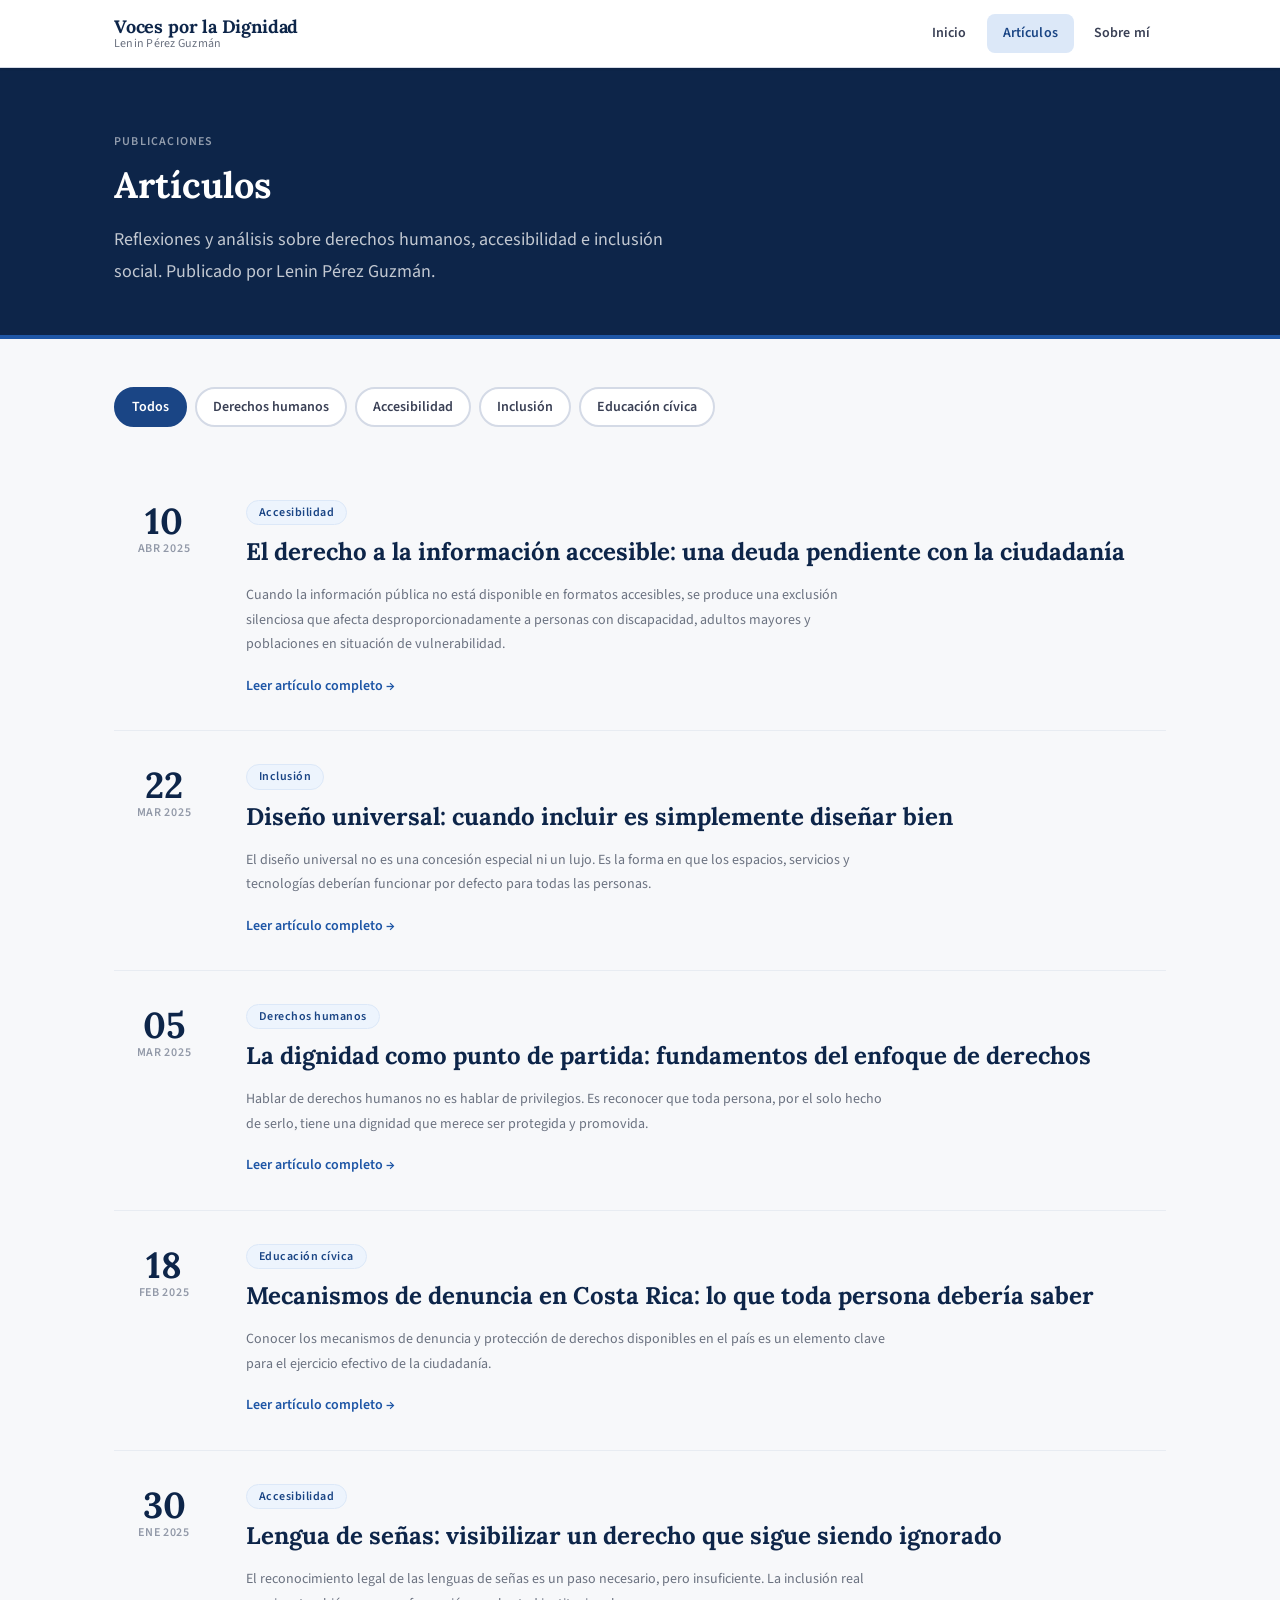
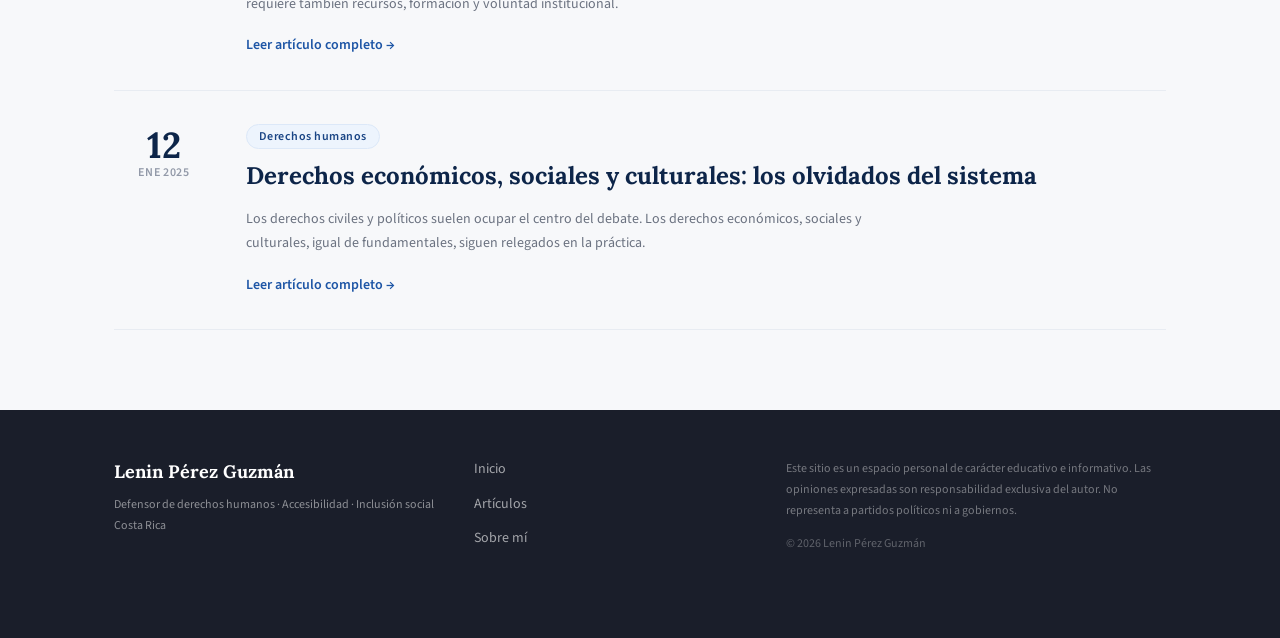
<file: blog.html>
<!DOCTYPE html>
<html lang="es">
<head>
  <meta charset="UTF-8" />
  <meta name="viewport" content="width=device-width, initial-scale=1.0" />
  <meta name="description" content="Artículos de Lenin Pérez Guzmán sobre derechos humanos, accesibilidad e inclusión social desde Costa Rica." />
  <meta name="author" content="Lenin Pérez Guzmán" />
  <meta property="og:title" content="Artículos | Voces por la Dignidad" />
  <meta property="og:description" content="Blog personal de análisis y reflexión en derechos humanos. Artículos de Lenin Pérez Guzmán." />
  <meta property="og:type" content="website" />
  <meta property="og:locale" content="es_CR" />
  <title>Artículos | Voces por la Dignidad</title>
  <link rel="stylesheet" href="css/style.css" />
  <link rel="preconnect" href="https://fonts.googleapis.com" />
  <link rel="preconnect" href="https://fonts.gstatic.com" crossorigin />
  <link href="https://fonts.googleapis.com/css2?family=Lora:ital,wght@0,400;0,600;0,700;1,400&family=Source+Sans+3:wght@300;400;600&display=swap" rel="stylesheet" />
</head>
<body>

  <a href="#main-content" class="skip-link">Saltar al contenido principal</a>

  <header class="site-header" role="banner">
    <nav class="nav-container" aria-label="Navegación principal">
      <a href="index.html" class="site-logo" aria-label="Voces por la Dignidad — Inicio">
        <span class="logo-main">Voces por la Dignidad</span>
        <span class="logo-sub">Lenin Pérez Guzmán</span>
      </a>
      <button class="nav-toggle" aria-expanded="false" aria-controls="main-nav" aria-label="Abrir menú de navegación">
        <span class="hamburger-bar"></span>
        <span class="hamburger-bar"></span>
        <span class="hamburger-bar"></span>
      </button>
      <ul class="nav-links" id="main-nav" role="list">
        <li><a href="index.html">Inicio</a></li>
        <li><a href="blog.html" aria-current="page">Artículos</a></li>
        <li><a href="about.html">Sobre mí</a></li>
      </ul>
    </nav>
  </header>

  <main id="main-content">

    <div class="page-header">
      <div class="container">
        <p class="page-eyebrow">Publicaciones</p>
        <h1>Artículos</h1>
        <p class="page-description">Reflexiones y análisis sobre derechos humanos, accesibilidad e inclusión social. Publicado por Lenin Pérez Guzmán.</p>
      </div>
    </div>

    <section class="blog-section" aria-label="Lista de artículos">
      <div class="container">

        <div class="blog-filters" role="group" aria-label="Filtrar por categoría">
          <button class="filter-btn filter-btn--active" data-filter="all" aria-pressed="true">Todos</button>
          <button class="filter-btn" data-filter="ddhh" aria-pressed="false">Derechos humanos</button>
          <button class="filter-btn" data-filter="accesibilidad" aria-pressed="false">Accesibilidad</button>
          <button class="filter-btn" data-filter="inclusion" aria-pressed="false">Inclusión</button>
          <button class="filter-btn" data-filter="civica" aria-pressed="false">Educación cívica</button>
        </div>

        <ol class="blog-list" aria-label="Artículos publicados" reversed>

          <li class="blog-entry" data-category="accesibilidad">
            <div class="blog-entry__date">
              <time datetime="2025-04-10">
                <span class="date-day">10</span>
                <span class="date-month">Abr 2025</span>
              </time>
            </div>
            <div class="blog-entry__content">
              <div class="blog-entry__tags">
                <span class="post-tag">Accesibilidad</span>
              </div>
              <h2 class="blog-entry__title">
                <a href="post.html">El derecho a la información accesible: una deuda pendiente con la ciudadanía</a>
              </h2>
              <p class="blog-entry__excerpt">
                Cuando la información pública no está disponible en formatos accesibles, se produce una exclusión silenciosa que afecta desproporcionadamente a personas con discapacidad, adultos mayores y poblaciones en situación de vulnerabilidad.
              </p>
              <a href="post.html" class="post-read-more" aria-label="Leer artículo completo sobre el derecho a la información accesible">Leer artículo completo →</a>
            </div>
          </li>

          <li class="blog-entry" data-category="inclusion">
            <div class="blog-entry__date">
              <time datetime="2025-03-22">
                <span class="date-day">22</span>
                <span class="date-month">Mar 2025</span>
              </time>
            </div>
            <div class="blog-entry__content">
              <div class="blog-entry__tags">
                <span class="post-tag">Inclusión</span>
              </div>
              <h2 class="blog-entry__title">
                <a href="post.html">Diseño universal: cuando incluir es simplemente diseñar bien</a>
              </h2>
              <p class="blog-entry__excerpt">
                El diseño universal no es una concesión especial ni un lujo. Es la forma en que los espacios, servicios y tecnologías deberían funcionar por defecto para todas las personas.
              </p>
              <a href="post.html" class="post-read-more" aria-label="Leer artículo completo sobre diseño universal">Leer artículo completo →</a>
            </div>
          </li>

          <li class="blog-entry" data-category="ddhh">
            <div class="blog-entry__date">
              <time datetime="2025-03-05">
                <span class="date-day">05</span>
                <span class="date-month">Mar 2025</span>
              </time>
            </div>
            <div class="blog-entry__content">
              <div class="blog-entry__tags">
                <span class="post-tag">Derechos humanos</span>
              </div>
              <h2 class="blog-entry__title">
                <a href="post.html">La dignidad como punto de partida: fundamentos del enfoque de derechos</a>
              </h2>
              <p class="blog-entry__excerpt">
                Hablar de derechos humanos no es hablar de privilegios. Es reconocer que toda persona, por el solo hecho de serlo, tiene una dignidad que merece ser protegida y promovida.
              </p>
              <a href="post.html" class="post-read-more" aria-label="Leer artículo sobre dignidad y enfoque de derechos">Leer artículo completo →</a>
            </div>
          </li>

          <li class="blog-entry" data-category="civica">
            <div class="blog-entry__date">
              <time datetime="2025-02-18">
                <span class="date-day">18</span>
                <span class="date-month">Feb 2025</span>
              </time>
            </div>
            <div class="blog-entry__content">
              <div class="blog-entry__tags">
                <span class="post-tag">Educación cívica</span>
              </div>
              <h2 class="blog-entry__title">
                <a href="post.html">Mecanismos de denuncia en Costa Rica: lo que toda persona debería saber</a>
              </h2>
              <p class="blog-entry__excerpt">
                Conocer los mecanismos de denuncia y protección de derechos disponibles en el país es un elemento clave para el ejercicio efectivo de la ciudadanía.
              </p>
              <a href="post.html" class="post-read-more" aria-label="Leer artículo sobre mecanismos de denuncia">Leer artículo completo →</a>
            </div>
          </li>

          <li class="blog-entry" data-category="accesibilidad">
            <div class="blog-entry__date">
              <time datetime="2025-01-30">
                <span class="date-day">30</span>
                <span class="date-month">Ene 2025</span>
              </time>
            </div>
            <div class="blog-entry__content">
              <div class="blog-entry__tags">
                <span class="post-tag">Accesibilidad</span>
              </div>
              <h2 class="blog-entry__title">
                <a href="post.html">Lengua de señas: visibilizar un derecho que sigue siendo ignorado</a>
              </h2>
              <p class="blog-entry__excerpt">
                El reconocimiento legal de las lenguas de señas es un paso necesario, pero insuficiente. La inclusión real requiere también recursos, formación y voluntad institucional.
              </p>
              <a href="post.html" class="post-read-more" aria-label="Leer artículo sobre lengua de señas como derecho">Leer artículo completo →</a>
            </div>
          </li>

          <li class="blog-entry" data-category="ddhh">
            <div class="blog-entry__date">
              <time datetime="2025-01-12">
                <span class="date-day">12</span>
                <span class="date-month">Ene 2025</span>
              </time>
            </div>
            <div class="blog-entry__content">
              <div class="blog-entry__tags">
                <span class="post-tag">Derechos humanos</span>
              </div>
              <h2 class="blog-entry__title">
                <a href="post.html">Derechos económicos, sociales y culturales: los olvidados del sistema</a>
              </h2>
              <p class="blog-entry__excerpt">
                Los derechos civiles y políticos suelen ocupar el centro del debate. Los derechos económicos, sociales y culturales, igual de fundamentales, siguen relegados en la práctica.
              </p>
              <a href="post.html" class="post-read-more" aria-label="Leer artículo sobre derechos económicos sociales y culturales">Leer artículo completo →</a>
            </div>
          </li>

        </ol>

        <p class="no-results" id="no-results" aria-live="polite" hidden>No se encontraron artículos en esta categoría.</p>

      </div>
    </section>

  </main>

  <footer class="site-footer" role="contentinfo">
    <div class="container footer-inner">
      <div class="footer-brand">
        <p class="footer-name">Lenin Pérez Guzmán</p>
        <p class="footer-tagline">Defensor de derechos humanos · Accesibilidad · Inclusión social<br>Costa Rica</p>
      </div>
      <nav class="footer-nav" aria-label="Navegación del pie de página">
        <a href="index.html">Inicio</a>
        <a href="blog.html">Artículos</a>
        <a href="about.html">Sobre mí</a>
      </nav>
      <div class="footer-legal">
        <p>Este sitio es un espacio personal de carácter educativo e informativo. Las opiniones expresadas son responsabilidad exclusiva del autor. No representa a partidos políticos ni a gobiernos.</p>
        <p class="footer-copy">© <span id="year"></span> Lenin Pérez Guzmán</p>
      </div>
    </div>
  </footer>

  <script src="js/main.js"></script>
</body>
</html>
</file>
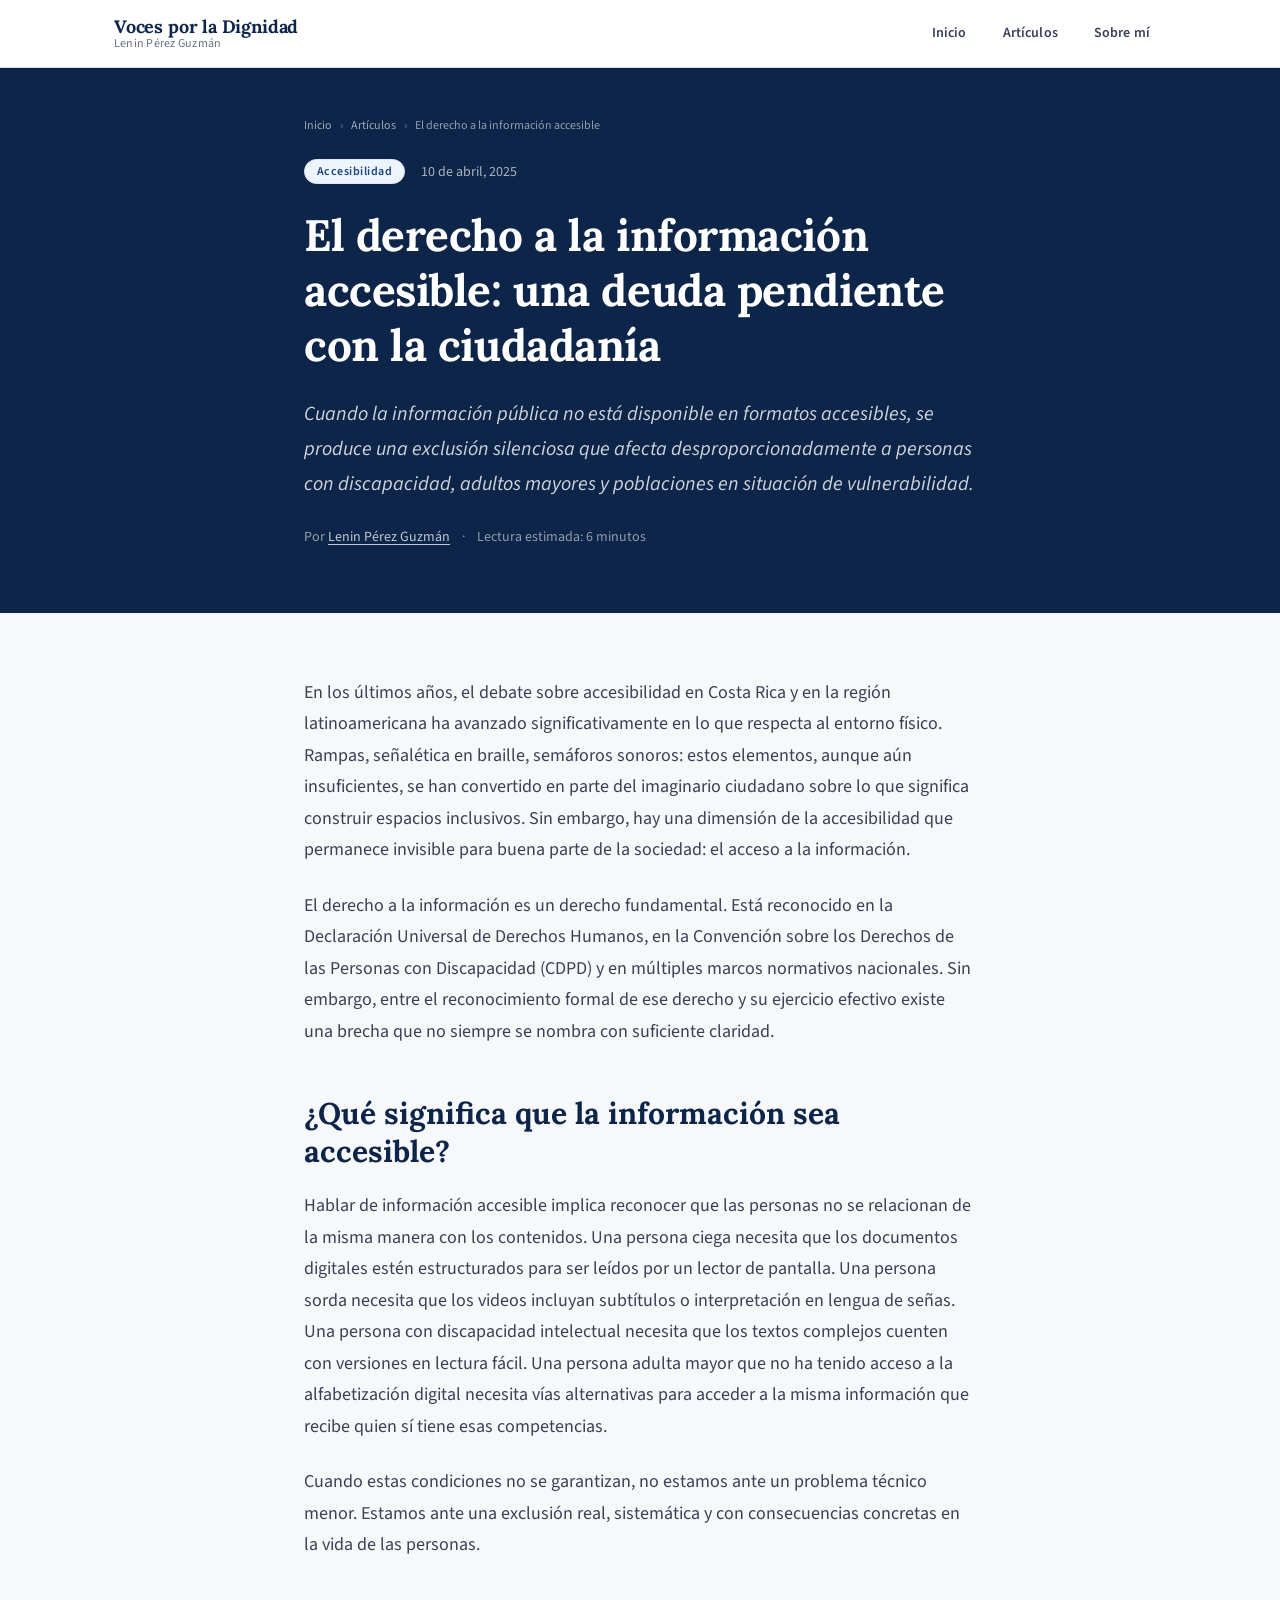
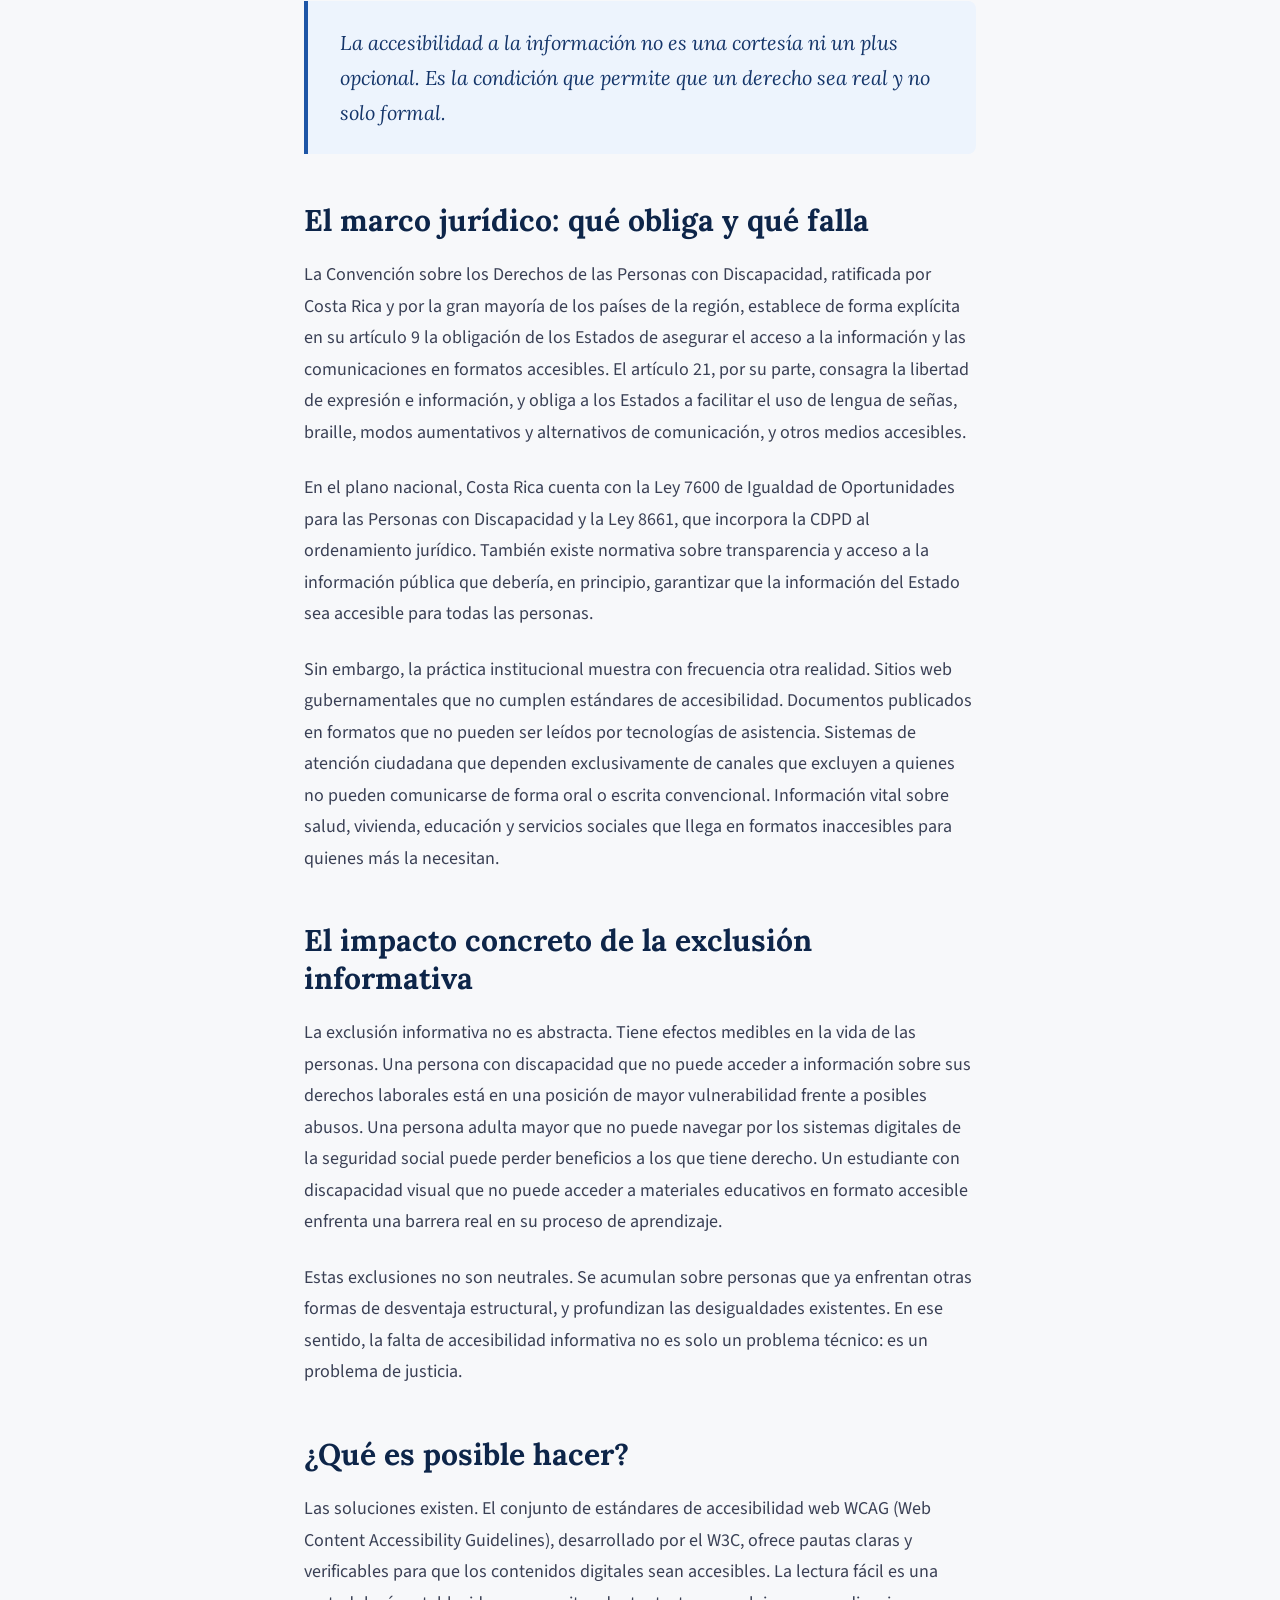
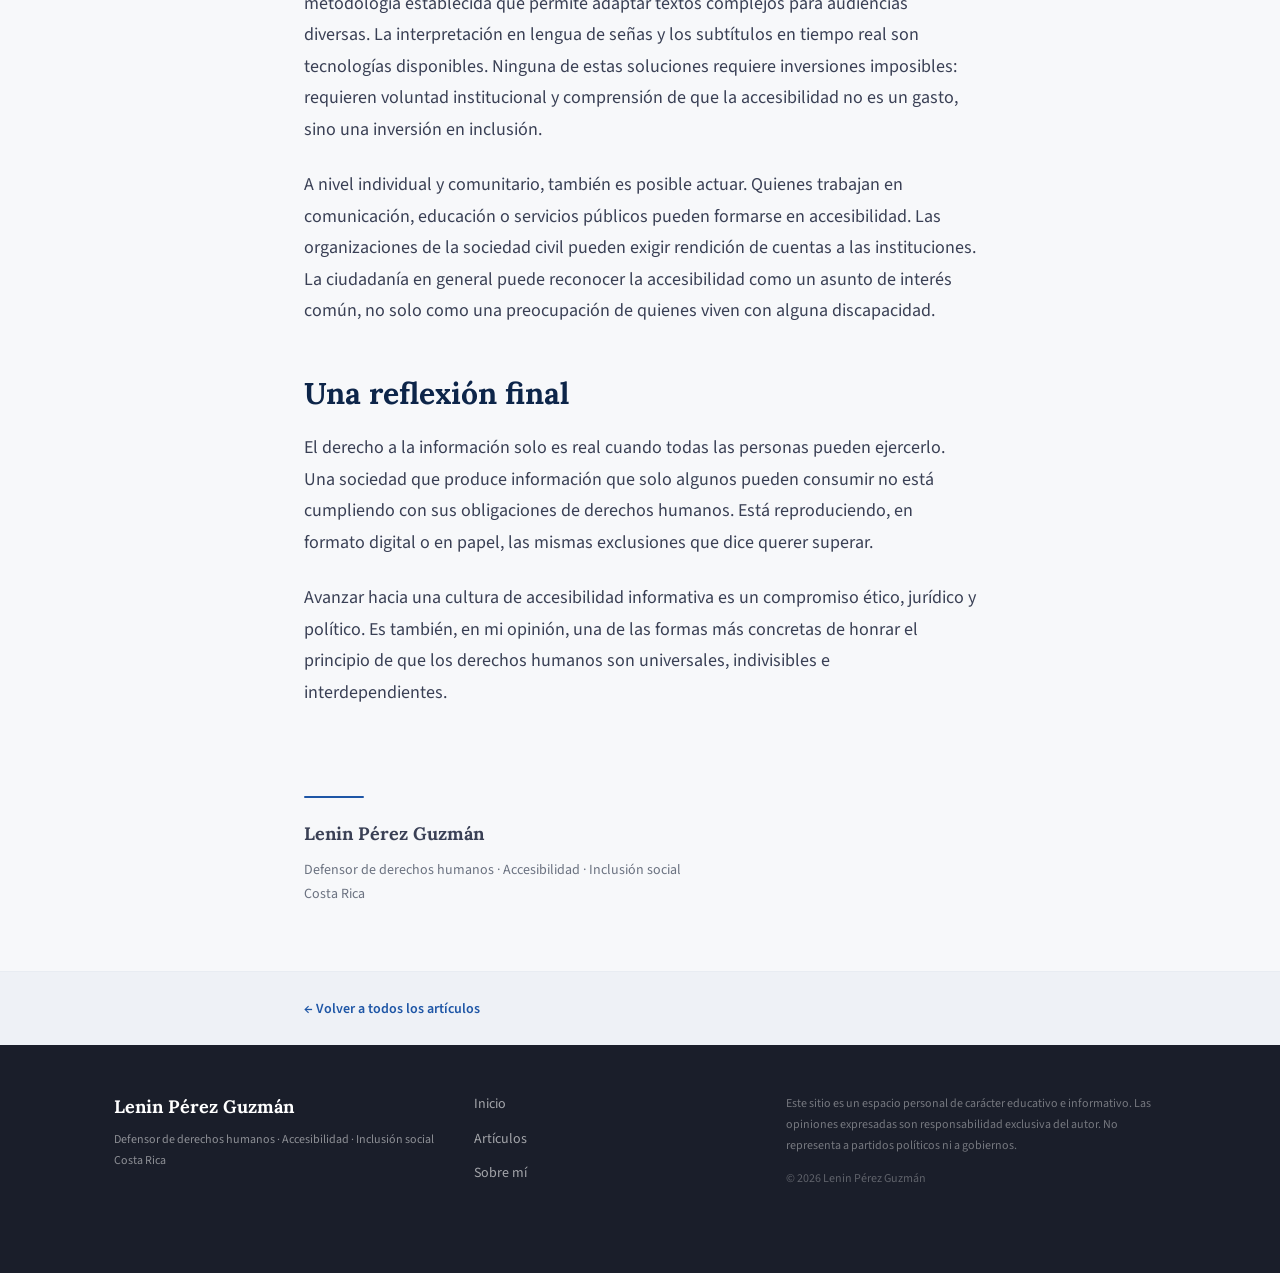
<file: post.html>
<!DOCTYPE html>
<html lang="es">
<head>
  <meta charset="UTF-8" />
  <meta name="viewport" content="width=device-width, initial-scale=1.0" />
  <meta name="description" content="El derecho a la información accesible: una deuda pendiente con la ciudadanía. Artículo de Lenin Pérez Guzmán sobre accesibilidad y derechos humanos." />
  <meta name="author" content="Lenin Pérez Guzmán" />
  <meta property="og:title" content="El derecho a la información accesible | Voces por la Dignidad" />
  <meta property="og:description" content="Cuando la información pública no está disponible en formatos accesibles, se produce una exclusión silenciosa. Artículo de Lenin Pérez Guzmán." />
  <meta property="og:type" content="article" />
  <meta property="og:locale" content="es_CR" />
  <meta property="article:author" content="Lenin Pérez Guzmán" />
  <meta property="article:published_time" content="2025-04-10" />
  <title>El derecho a la información accesible | Voces por la Dignidad</title>
  <link rel="stylesheet" href="css/style.css" />
  <link rel="preconnect" href="https://fonts.googleapis.com" />
  <link rel="preconnect" href="https://fonts.gstatic.com" crossorigin />
  <link href="https://fonts.googleapis.com/css2?family=Lora:ital,wght@0,400;0,600;0,700;1,400&family=Source+Sans+3:wght@300;400;600&display=swap" rel="stylesheet" />
</head>
<body>

  <a href="#main-content" class="skip-link">Saltar al contenido principal</a>

  <header class="site-header" role="banner">
    <nav class="nav-container" aria-label="Navegación principal">
      <a href="index.html" class="site-logo" aria-label="Voces por la Dignidad — Inicio">
        <span class="logo-main">Voces por la Dignidad</span>
        <span class="logo-sub">Lenin Pérez Guzmán</span>
      </a>
      <button class="nav-toggle" aria-expanded="false" aria-controls="main-nav" aria-label="Abrir menú de navegación">
        <span class="hamburger-bar"></span>
        <span class="hamburger-bar"></span>
        <span class="hamburger-bar"></span>
      </button>
      <ul class="nav-links" id="main-nav" role="list">
        <li><a href="index.html">Inicio</a></li>
        <li><a href="blog.html">Artículos</a></li>
        <li><a href="about.html">Sobre mí</a></li>
      </ul>
    </nav>
  </header>

  <main id="main-content">

    <article class="post-article" aria-labelledby="post-title">

      <header class="post-header">
        <div class="container post-header__inner">
          <nav aria-label="Ruta de navegación">
            <ol class="breadcrumb" role="list">
              <li><a href="index.html">Inicio</a></li>
              <li><a href="blog.html">Artículos</a></li>
              <li aria-current="page">El derecho a la información accesible</li>
            </ol>
          </nav>
          <div class="post-meta">
            <span class="post-tag">Accesibilidad</span>
            <time datetime="2025-04-10">10 de abril, 2025</time>
          </div>
          <h1 id="post-title">El derecho a la información accesible: una deuda pendiente con la ciudadanía</h1>
          <p class="post-lead">
            Cuando la información pública no está disponible en formatos accesibles, se produce una exclusión silenciosa que afecta desproporcionadamente a personas con discapacidad, adultos mayores y poblaciones en situación de vulnerabilidad.
          </p>
          <div class="post-author-line">
            <span>Por <a href="about.html">Lenin Pérez Guzmán</a></span>
            <span class="separator" aria-hidden="true">·</span>
            <span>Lectura estimada: 6 minutos</span>
          </div>
        </div>
      </header>

      <div class="post-body">
        <div class="container post-body__inner">

          <p>
            En los últimos años, el debate sobre accesibilidad en Costa Rica y en la región latinoamericana ha avanzado significativamente en lo que respecta al entorno físico. Rampas, señalética en braille, semáforos sonoros: estos elementos, aunque aún insuficientes, se han convertido en parte del imaginario ciudadano sobre lo que significa construir espacios inclusivos. Sin embargo, hay una dimensión de la accesibilidad que permanece invisible para buena parte de la sociedad: el acceso a la información.
          </p>

          <p>
            El derecho a la información es un derecho fundamental. Está reconocido en la Declaración Universal de Derechos Humanos, en la Convención sobre los Derechos de las Personas con Discapacidad (CDPD) y en múltiples marcos normativos nacionales. Sin embargo, entre el reconocimiento formal de ese derecho y su ejercicio efectivo existe una brecha que no siempre se nombra con suficiente claridad.
          </p>

          <h2>¿Qué significa que la información sea accesible?</h2>

          <p>
            Hablar de información accesible implica reconocer que las personas no se relacionan de la misma manera con los contenidos. Una persona ciega necesita que los documentos digitales estén estructurados para ser leídos por un lector de pantalla. Una persona sorda necesita que los videos incluyan subtítulos o interpretación en lengua de señas. Una persona con discapacidad intelectual necesita que los textos complejos cuenten con versiones en lectura fácil. Una persona adulta mayor que no ha tenido acceso a la alfabetización digital necesita vías alternativas para acceder a la misma información que recibe quien sí tiene esas competencias.
          </p>

          <p>
            Cuando estas condiciones no se garantizan, no estamos ante un problema técnico menor. Estamos ante una exclusión real, sistemática y con consecuencias concretas en la vida de las personas.
          </p>

          <blockquote>
            <p>La accesibilidad a la información no es una cortesía ni un plus opcional. Es la condición que permite que un derecho sea real y no solo formal.</p>
          </blockquote>

          <h2>El marco jurídico: qué obliga y qué falla</h2>

          <p>
            La Convención sobre los Derechos de las Personas con Discapacidad, ratificada por Costa Rica y por la gran mayoría de los países de la región, establece de forma explícita en su artículo 9 la obligación de los Estados de asegurar el acceso a la información y las comunicaciones en formatos accesibles. El artículo 21, por su parte, consagra la libertad de expresión e información, y obliga a los Estados a facilitar el uso de lengua de señas, braille, modos aumentativos y alternativos de comunicación, y otros medios accesibles.
          </p>

          <p>
            En el plano nacional, Costa Rica cuenta con la Ley 7600 de Igualdad de Oportunidades para las Personas con Discapacidad y la Ley 8661, que incorpora la CDPD al ordenamiento jurídico. También existe normativa sobre transparencia y acceso a la información pública que debería, en principio, garantizar que la información del Estado sea accesible para todas las personas.
          </p>

          <p>
            Sin embargo, la práctica institucional muestra con frecuencia otra realidad. Sitios web gubernamentales que no cumplen estándares de accesibilidad. Documentos publicados en formatos que no pueden ser leídos por tecnologías de asistencia. Sistemas de atención ciudadana que dependen exclusivamente de canales que excluyen a quienes no pueden comunicarse de forma oral o escrita convencional. Información vital sobre salud, vivienda, educación y servicios sociales que llega en formatos inaccesibles para quienes más la necesitan.
          </p>

          <h2>El impacto concreto de la exclusión informativa</h2>

          <p>
            La exclusión informativa no es abstracta. Tiene efectos medibles en la vida de las personas. Una persona con discapacidad que no puede acceder a información sobre sus derechos laborales está en una posición de mayor vulnerabilidad frente a posibles abusos. Una persona adulta mayor que no puede navegar por los sistemas digitales de la seguridad social puede perder beneficios a los que tiene derecho. Un estudiante con discapacidad visual que no puede acceder a materiales educativos en formato accesible enfrenta una barrera real en su proceso de aprendizaje.
          </p>

          <p>
            Estas exclusiones no son neutrales. Se acumulan sobre personas que ya enfrentan otras formas de desventaja estructural, y profundizan las desigualdades existentes. En ese sentido, la falta de accesibilidad informativa no es solo un problema técnico: es un problema de justicia.
          </p>

          <h2>¿Qué es posible hacer?</h2>

          <p>
            Las soluciones existen. El conjunto de estándares de accesibilidad web WCAG (Web Content Accessibility Guidelines), desarrollado por el W3C, ofrece pautas claras y verificables para que los contenidos digitales sean accesibles. La lectura fácil es una metodología establecida que permite adaptar textos complejos para audiencias diversas. La interpretación en lengua de señas y los subtítulos en tiempo real son tecnologías disponibles. Ninguna de estas soluciones requiere inversiones imposibles: requieren voluntad institucional y comprensión de que la accesibilidad no es un gasto, sino una inversión en inclusión.
          </p>

          <p>
            A nivel individual y comunitario, también es posible actuar. Quienes trabajan en comunicación, educación o servicios públicos pueden formarse en accesibilidad. Las organizaciones de la sociedad civil pueden exigir rendición de cuentas a las instituciones. La ciudadanía en general puede reconocer la accesibilidad como un asunto de interés común, no solo como una preocupación de quienes viven con alguna discapacidad.
          </p>

          <h2>Una reflexión final</h2>

          <p>
            El derecho a la información solo es real cuando todas las personas pueden ejercerlo. Una sociedad que produce información que solo algunos pueden consumir no está cumpliendo con sus obligaciones de derechos humanos. Está reproduciendo, en formato digital o en papel, las mismas exclusiones que dice querer superar.
          </p>

          <p>
            Avanzar hacia una cultura de accesibilidad informativa es un compromiso ético, jurídico y político. Es también, en mi opinión, una de las formas más concretas de honrar el principio de que los derechos humanos son universales, indivisibles e interdependientes.
          </p>

          <div class="post-signature" role="complementary" aria-label="Firma del autor">
            <div class="signature-line" aria-hidden="true"></div>
            <p class="signature-name">Lenin Pérez Guzmán</p>
            <p class="signature-role">Defensor de derechos humanos · Accesibilidad · Inclusión social<br>Costa Rica</p>
          </div>

        </div>
      </div>

      <nav class="post-nav" aria-label="Navegación entre artículos">
        <div class="container post-nav__inner">
          <a href="blog.html" class="post-nav__back">← Volver a todos los artículos</a>
        </div>
      </nav>

    </article>

  </main>

  <footer class="site-footer" role="contentinfo">
    <div class="container footer-inner">
      <div class="footer-brand">
        <p class="footer-name">Lenin Pérez Guzmán</p>
        <p class="footer-tagline">Defensor de derechos humanos · Accesibilidad · Inclusión social<br>Costa Rica</p>
      </div>
      <nav class="footer-nav" aria-label="Navegación del pie de página">
        <a href="index.html">Inicio</a>
        <a href="blog.html">Artículos</a>
        <a href="about.html">Sobre mí</a>
      </nav>
      <div class="footer-legal">
        <p>Este sitio es un espacio personal de carácter educativo e informativo. Las opiniones expresadas son responsabilidad exclusiva del autor. No representa a partidos políticos ni a gobiernos.</p>
        <p class="footer-copy">© <span id="year"></span> Lenin Pérez Guzmán</p>
      </div>
    </div>
  </footer>

  <script src="js/main.js"></script>
</body>
</html>
</file>
<file: css/style.css>
/* =========================================================
   Voces por la Dignidad — Lenin Pérez Guzmán
   style.css — v1.0
   ========================================================= */

/* --- 1. CSS Custom Properties --- */
:root {
  /* Colors */
  --color-white:       #ffffff;
  --color-bg:          #f7f8fa;
  --color-bg-alt:      #eef1f6;
  --color-surface:     #ffffff;
  --color-border:      #d4dae6;
  --color-border-light:#e8ecf2;

  --color-blue-900:    #0d2549;
  --color-blue-800:    #133469;
  --color-blue-700:    #1a4585;
  --color-blue-600:    #1e56a6;
  --color-blue-500:    #2567c4;
  --color-blue-100:    #dce8f8;
  --color-blue-50:     #edf4fd;

  --color-gray-900:    #1a1e2a;
  --color-gray-700:    #3a4055;
  --color-gray-500:    #6b7280;
  --color-gray-400:    #9299a8;
  --color-gray-200:    #d1d5db;

  --color-accent:      #c8421a;
  --color-accent-light:#fdeee9;

  /* Typography */
  --font-serif:   'Lora', Georgia, 'Times New Roman', serif;
  --font-sans:    'Source Sans 3', 'Segoe UI', system-ui, sans-serif;

  --size-xs:   0.75rem;
  --size-sm:   0.875rem;
  --size-base: 1rem;
  --size-md:   1.125rem;
  --size-lg:   1.25rem;
  --size-xl:   1.5rem;
  --size-2xl:  1.875rem;
  --size-3xl:  2.25rem;
  --size-4xl:  3rem;

  --leading-tight:  1.25;
  --leading-normal: 1.6;
  --leading-relaxed:1.75;

  /* Spacing */
  --space-1:  0.25rem;
  --space-2:  0.5rem;
  --space-3:  0.75rem;
  --space-4:  1rem;
  --space-5:  1.25rem;
  --space-6:  1.5rem;
  --space-8:  2rem;
  --space-10: 2.5rem;
  --space-12: 3rem;
  --space-16: 4rem;
  --space-20: 5rem;
  --space-24: 6rem;

  /* Layout */
  --max-width:       1100px;
  --max-width-prose: 720px;
  --header-h:        68px;

  /* Radii */
  --radius-sm:  4px;
  --radius-md:  8px;
  --radius-lg:  12px;

  /* Shadows */
  --shadow-sm:  0 1px 3px rgba(0,0,0,.07), 0 1px 2px rgba(0,0,0,.06);
  --shadow-md:  0 4px 12px rgba(0,0,0,.08), 0 2px 4px rgba(0,0,0,.05);
  --shadow-lg:  0 10px 30px rgba(0,0,0,.10);

  /* Transitions */
  --transition: 0.2s ease;
}

/* --- 2. Reset & Base --- */
*, *::before, *::after {
  box-sizing: border-box;
  margin: 0;
  padding: 0;
}

html {
  scroll-behavior: smooth;
  font-size: 16px;
}

body {
  font-family: var(--font-sans);
  font-size: var(--size-base);
  line-height: var(--leading-normal);
  color: var(--color-gray-900);
  background-color: var(--color-bg);
  min-height: 100vh;
  display: flex;
  flex-direction: column;
}

main {
  flex: 1;
}

img {
  max-width: 100%;
  height: auto;
  display: block;
}

a {
  color: var(--color-blue-600);
  text-decoration: underline;
  text-underline-offset: 3px;
  transition: color var(--transition);
}

a:hover,
a:focus {
  color: var(--color-blue-800);
}

ul, ol {
  list-style: none;
}

/* --- 3. Accessibility --- */
.skip-link {
  position: absolute;
  top: -100%;
  left: 0;
  background: var(--color-blue-900);
  color: var(--color-white);
  padding: var(--space-3) var(--space-6);
  font-size: var(--size-sm);
  font-family: var(--font-sans);
  font-weight: 600;
  text-decoration: none;
  z-index: 9999;
  border-radius: 0 0 var(--radius-sm) 0;
  transition: top 0.2s;
}
.skip-link:focus {
  top: 0;
  outline: 3px solid var(--color-accent);
  outline-offset: 2px;
}

:focus-visible {
  outline: 3px solid var(--color-blue-500);
  outline-offset: 3px;
  border-radius: var(--radius-sm);
}

/* --- 4. Layout Utilities --- */
.container {
  width: 100%;
  max-width: var(--max-width);
  margin-inline: auto;
  padding-inline: var(--space-6);
}

/* --- 5. Header & Navigation --- */
.site-header {
  position: sticky;
  top: 0;
  z-index: 100;
  background: var(--color-white);
  border-bottom: 1px solid var(--color-border);
  box-shadow: var(--shadow-sm);
  height: var(--header-h);
}

.nav-container {
  max-width: var(--max-width);
  margin-inline: auto;
  padding-inline: var(--space-6);
  height: 100%;
  display: flex;
  align-items: center;
  justify-content: space-between;
  gap: var(--space-6);
}

.site-logo {
  display: flex;
  flex-direction: column;
  text-decoration: none;
  line-height: 1.2;
  flex-shrink: 0;
}
.logo-main {
  font-family: var(--font-serif);
  font-weight: 700;
  font-size: var(--size-md);
  color: var(--color-blue-900);
  letter-spacing: -0.01em;
}
.logo-sub {
  font-size: var(--size-xs);
  color: var(--color-gray-500);
  font-weight: 400;
  letter-spacing: 0.02em;
}
.site-logo:hover .logo-main,
.site-logo:focus .logo-main {
  color: var(--color-blue-600);
}

.nav-links {
  display: flex;
  align-items: center;
  gap: var(--space-1);
}
.nav-links a {
  display: block;
  padding: var(--space-2) var(--space-4);
  font-size: var(--size-sm);
  font-weight: 600;
  color: var(--color-gray-700);
  text-decoration: none;
  border-radius: var(--radius-md);
  letter-spacing: 0.01em;
  transition: color var(--transition), background-color var(--transition);
}
.nav-links a:hover,
.nav-links a:focus {
  color: var(--color-blue-700);
  background: var(--color-blue-50);
}
.nav-links a[aria-current="page"] {
  color: var(--color-blue-700);
  background: var(--color-blue-100);
}

.nav-toggle {
  display: none;
  flex-direction: column;
  justify-content: center;
  gap: 5px;
  width: 40px;
  height: 40px;
  padding: var(--space-2);
  background: none;
  border: 1px solid var(--color-border);
  border-radius: var(--radius-md);
  cursor: pointer;
  transition: border-color var(--transition), background-color var(--transition);
}
.nav-toggle:hover {
  background: var(--color-bg);
  border-color: var(--color-blue-300, #93c5fd);
}
.hamburger-bar {
  display: block;
  width: 100%;
  height: 2px;
  background: var(--color-gray-700);
  border-radius: 2px;
  transition: transform 0.25s ease, opacity 0.25s ease;
}
.nav-toggle[aria-expanded="true"] .hamburger-bar:nth-child(1) {
  transform: translateY(7px) rotate(45deg);
}
.nav-toggle[aria-expanded="true"] .hamburger-bar:nth-child(2) {
  opacity: 0;
}
.nav-toggle[aria-expanded="true"] .hamburger-bar:nth-child(3) {
  transform: translateY(-7px) rotate(-45deg);
}

/* --- 6. Buttons --- */
.btn {
  display: inline-block;
  padding: var(--space-3) var(--space-6);
  font-family: var(--font-sans);
  font-size: var(--size-sm);
  font-weight: 600;
  text-decoration: none;
  border-radius: var(--radius-md);
  border: 2px solid transparent;
  cursor: pointer;
  transition: background-color var(--transition), color var(--transition), border-color var(--transition), box-shadow var(--transition);
  letter-spacing: 0.01em;
}
.btn-primary {
  background: var(--color-blue-700);
  color: var(--color-white);
  border-color: var(--color-blue-700);
}
.btn-primary:hover,
.btn-primary:focus {
  background: var(--color-blue-900);
  border-color: var(--color-blue-900);
  color: var(--color-white);
}
.btn-secondary {
  background: transparent;
  color: var(--color-blue-700);
  border-color: var(--color-blue-700);
}
.btn-secondary:hover,
.btn-secondary:focus {
  background: var(--color-blue-700);
  color: var(--color-white);
}
.btn-outline {
  background: transparent;
  color: var(--color-gray-700);
  border-color: var(--color-border);
}
.btn-outline:hover,
.btn-outline:focus {
  border-color: var(--color-blue-600);
  color: var(--color-blue-700);
}

/* --- 7. Hero (index) --- */
.hero {
  background: linear-gradient(160deg, var(--color-blue-900) 0%, var(--color-blue-700) 60%, var(--color-blue-600) 100%);
  color: var(--color-white);
  padding: var(--space-24) var(--space-6);
  position: relative;
  overflow: hidden;
}
.hero::before {
  content: '';
  position: absolute;
  inset: 0;
  background: url("data:image/svg+xml,%3Csvg width='60' height='60' viewBox='0 0 60 60' xmlns='http://www.w3.org/2000/svg'%3E%3Cg fill='none' fill-rule='evenodd'%3E%3Cg fill='%23ffffff' fill-opacity='0.03'%3E%3Cpath d='M36 34v-4h-2v4h-4v2h4v4h2v-4h4v-2h-4zm0-30V0h-2v4h-4v2h4v4h2V6h4V4h-4zM6 34v-4H4v4H0v2h4v4h2v-4h4v-2H6zM6 4V0H4v4H0v2h4v4h2V6h4V4H6z'/%3E%3C/g%3E%3C/g%3E%3C/svg%3E");
  pointer-events: none;
}
.hero-inner {
  max-width: var(--max-width-prose);
  margin-inline: auto;
  position: relative;
  z-index: 1;
}
.hero-accent {
  width: 48px;
  height: 4px;
  background: rgba(255,255,255,0.4);
  border-radius: 2px;
  margin-bottom: var(--space-6);
}
.hero-eyebrow {
  font-size: var(--size-xs);
  font-weight: 600;
  letter-spacing: 0.12em;
  text-transform: uppercase;
  color: rgba(255,255,255,0.65);
  margin-bottom: var(--space-4);
}
.hero h1 {
  font-family: var(--font-serif);
  font-size: clamp(2rem, 5vw, var(--size-4xl));
  font-weight: 700;
  line-height: var(--leading-tight);
  margin-bottom: var(--space-5);
  letter-spacing: -0.02em;
}
.hero-subtitle {
  font-size: var(--size-xl);
  font-family: var(--font-serif);
  font-style: italic;
  color: rgba(255,255,255,0.85);
  margin-bottom: var(--space-6);
  line-height: var(--leading-relaxed);
}
.hero-description {
  font-size: var(--size-md);
  color: rgba(255,255,255,0.75);
  max-width: 600px;
  margin-bottom: var(--space-10);
  line-height: var(--leading-relaxed);
}
.hero-actions {
  display: flex;
  flex-wrap: wrap;
  gap: var(--space-4);
}
.hero .btn-primary {
  background: var(--color-white);
  color: var(--color-blue-800);
  border-color: var(--color-white);
}
.hero .btn-primary:hover,
.hero .btn-primary:focus {
  background: var(--color-blue-100);
  color: var(--color-blue-900);
  border-color: var(--color-blue-100);
}
.hero .btn-secondary {
  color: var(--color-white);
  border-color: rgba(255,255,255,0.6);
}
.hero .btn-secondary:hover,
.hero .btn-secondary:focus {
  background: rgba(255,255,255,0.15);
  border-color: var(--color-white);
  color: var(--color-white);
}

/* --- 8. Section Titles --- */
.section-title {
  font-family: var(--font-serif);
  font-size: var(--size-2xl);
  font-weight: 700;
  color: var(--color-blue-900);
  margin-bottom: var(--space-10);
  line-height: var(--leading-tight);
  position: relative;
  padding-bottom: var(--space-4);
}
.section-title::after {
  content: '';
  position: absolute;
  bottom: 0;
  left: 0;
  width: 40px;
  height: 3px;
  background: var(--color-blue-600);
  border-radius: 2px;
}

/* --- 9. Post Cards (index) --- */
.featured-section {
  padding: var(--space-20) 0;
}
.posts-grid {
  display: grid;
  grid-template-columns: repeat(auto-fill, minmax(300px, 1fr));
  gap: var(--space-6);
  margin-bottom: var(--space-10);
}
.post-card {
  background: var(--color-surface);
  border: 1px solid var(--color-border-light);
  border-radius: var(--radius-lg);
  padding: var(--space-8);
  display: flex;
  flex-direction: column;
  transition: box-shadow var(--transition), transform var(--transition);
}
.post-card:hover {
  box-shadow: var(--shadow-md);
  transform: translateY(-2px);
}
.post-card--featured {
  border-top: 3px solid var(--color-blue-600);
}
.post-card__meta {
  display: flex;
  align-items: center;
  gap: var(--space-3);
  margin-bottom: var(--space-4);
  flex-wrap: wrap;
}
.post-card__meta time {
  font-size: var(--size-xs);
  color: var(--color-gray-500);
}
.post-tag {
  display: inline-block;
  font-size: var(--size-xs);
  font-weight: 600;
  letter-spacing: 0.04em;
  color: var(--color-blue-700);
  background: var(--color-blue-50);
  border: 1px solid var(--color-blue-100);
  padding: 2px var(--space-3);
  border-radius: 100px;
}
.post-card__title {
  font-family: var(--font-serif);
  font-size: var(--size-lg);
  font-weight: 700;
  line-height: var(--leading-tight);
  margin-bottom: var(--space-4);
  flex: 1;
}
.post-card__title a {
  color: var(--color-blue-900);
  text-decoration: none;
}
.post-card__title a:hover,
.post-card__title a:focus {
  color: var(--color-blue-600);
  text-decoration: underline;
}
.post-card__excerpt {
  font-size: var(--size-sm);
  color: var(--color-gray-500);
  line-height: var(--leading-relaxed);
  margin-bottom: var(--space-5);
  flex: 1;
}
.post-read-more {
  font-size: var(--size-sm);
  font-weight: 600;
  color: var(--color-blue-600);
  text-decoration: none;
  transition: color var(--transition);
  align-self: flex-start;
}
.post-read-more:hover,
.post-read-more:focus {
  color: var(--color-blue-900);
}
.view-all-wrap {
  text-align: center;
}

/* --- 10. About Strip (index) --- */
.about-strip {
  background: var(--color-blue-900);
  color: var(--color-white);
  padding: var(--space-16) 0;
}
.about-strip__inner {
  display: grid;
  grid-template-columns: 1fr auto;
  gap: var(--space-12);
  align-items: center;
}
.about-strip__text h2 {
  font-family: var(--font-serif);
  font-size: var(--size-2xl);
  font-weight: 700;
  margin-bottom: var(--space-5);
}
.about-strip__text p {
  color: rgba(255,255,255,0.8);
  line-height: var(--leading-relaxed);
  margin-bottom: var(--space-4);
  max-width: 520px;
}
.about-strip .btn-secondary {
  color: var(--color-white);
  border-color: rgba(255,255,255,0.5);
  margin-top: var(--space-2);
}
.about-strip .btn-secondary:hover,
.about-strip .btn-secondary:focus {
  background: rgba(255,255,255,0.12);
  border-color: var(--color-white);
  color: var(--color-white);
}
.deco-quote {
  font-family: var(--font-serif);
  font-style: italic;
  font-size: var(--size-xl);
  color: rgba(255,255,255,0.3);
  max-width: 280px;
  line-height: var(--leading-relaxed);
  border-left: 3px solid rgba(255,255,255,0.2);
  padding-left: var(--space-5);
}

/* --- 11. Topics (index) --- */
.topics-section {
  padding: var(--space-20) 0;
  background: var(--color-bg-alt);
}
.topics-grid {
  display: grid;
  grid-template-columns: repeat(auto-fill, minmax(220px, 1fr));
  gap: var(--space-5);
}
.topic-item {
  background: var(--color-white);
  border: 1px solid var(--color-border-light);
  border-radius: var(--radius-lg);
  padding: var(--space-8) var(--space-6);
  text-align: center;
}
.topic-icon {
  font-size: 2rem;
  display: block;
  margin-bottom: var(--space-4);
}
.topic-item h3 {
  font-family: var(--font-serif);
  font-size: var(--size-md);
  font-weight: 700;
  color: var(--color-blue-900);
  margin-bottom: var(--space-3);
}
.topic-item p {
  font-size: var(--size-sm);
  color: var(--color-gray-500);
  line-height: var(--leading-relaxed);
}

/* --- 12. Page Header (inner pages) --- */
.page-header {
  background: var(--color-blue-900);
  color: var(--color-white);
  padding: var(--space-16) 0 var(--space-12);
  border-bottom: 4px solid var(--color-blue-600);
}
.page-eyebrow {
  font-size: var(--size-xs);
  font-weight: 600;
  letter-spacing: 0.1em;
  text-transform: uppercase;
  color: rgba(255,255,255,0.55);
  margin-bottom: var(--space-3);
}
.page-header h1 {
  font-family: var(--font-serif);
  font-size: clamp(1.75rem, 4vw, var(--size-3xl));
  font-weight: 700;
  line-height: var(--leading-tight);
  margin-bottom: var(--space-4);
}
.page-description {
  font-size: var(--size-md);
  color: rgba(255,255,255,0.75);
  max-width: 580px;
  line-height: var(--leading-relaxed);
}

/* --- 13. About Page --- */
.about-page {
  padding: var(--space-16) 0 var(--space-20);
}
.about-page__layout {
  display: grid;
  grid-template-columns: 280px 1fr;
  gap: var(--space-12);
  align-items: start;
}
.about-sidebar {
  position: sticky;
  top: calc(var(--header-h) + var(--space-6));
}
.profile-card {
  background: var(--color-white);
  border: 1px solid var(--color-border-light);
  border-radius: var(--radius-lg);
  padding: var(--space-8);
  text-align: center;
  margin-bottom: var(--space-5);
  box-shadow: var(--shadow-sm);
}
.profile-avatar {
  width: 72px;
  height: 72px;
  border-radius: 50%;
  background: var(--color-blue-700);
  color: var(--color-white);
  font-family: var(--font-serif);
  font-weight: 700;
  font-size: var(--size-xl);
  display: flex;
  align-items: center;
  justify-content: center;
  margin: 0 auto var(--space-5);
  letter-spacing: 0.02em;
}
.profile-name {
  font-family: var(--font-serif);
  font-weight: 700;
  font-size: var(--size-md);
  color: var(--color-blue-900);
  margin-bottom: var(--space-2);
}
.profile-role {
  font-size: var(--size-sm);
  color: var(--color-gray-500);
  margin-bottom: var(--space-5);
}
.profile-tags {
  display: flex;
  flex-wrap: wrap;
  gap: var(--space-2);
  justify-content: center;
}
.profile-tags li {
  font-size: var(--size-xs);
  font-weight: 600;
  color: var(--color-blue-700);
  background: var(--color-blue-50);
  border: 1px solid var(--color-blue-100);
  padding: 3px var(--space-3);
  border-radius: 100px;
}
.declaration-box {
  background: var(--color-blue-50);
  border: 1px solid var(--color-blue-100);
  border-left: 3px solid var(--color-blue-600);
  border-radius: var(--radius-md);
  padding: var(--space-5);
}
.declaration-box p {
  font-size: var(--size-sm);
  color: var(--color-blue-800);
  line-height: var(--leading-relaxed);
  font-style: italic;
}
.about-content h2 {
  font-family: var(--font-serif);
  font-size: var(--size-xl);
  font-weight: 700;
  color: var(--color-blue-900);
  margin-top: var(--space-10);
  margin-bottom: var(--space-5);
  padding-top: var(--space-8);
  border-top: 1px solid var(--color-border-light);
}
.about-content h2:first-child {
  margin-top: 0;
  padding-top: 0;
  border-top: none;
}
.about-content p {
  color: var(--color-gray-700);
  line-height: var(--leading-relaxed);
  margin-bottom: var(--space-5);
  font-size: var(--size-md);
}
.values-list {
  list-style: none;
  display: flex;
  flex-direction: column;
  gap: var(--space-4);
}
.values-list li {
  background: var(--color-bg);
  border: 1px solid var(--color-border-light);
  border-radius: var(--radius-md);
  padding: var(--space-4) var(--space-6);
  font-size: var(--size-md);
  color: var(--color-gray-700);
  line-height: var(--leading-relaxed);
}
.values-list strong {
  color: var(--color-blue-800);
}

/* --- 14. Blog List --- */
.blog-section {
  padding: var(--space-12) 0 var(--space-20);
}
.blog-filters {
  display: flex;
  flex-wrap: wrap;
  gap: var(--space-2);
  margin-bottom: var(--space-10);
}
.filter-btn {
  font-family: var(--font-sans);
  font-size: var(--size-sm);
  font-weight: 600;
  padding: var(--space-2) var(--space-4);
  border-radius: 100px;
  border: 2px solid var(--color-border);
  background: var(--color-white);
  color: var(--color-gray-700);
  cursor: pointer;
  transition: all var(--transition);
}
.filter-btn:hover,
.filter-btn:focus {
  border-color: var(--color-blue-500);
  color: var(--color-blue-700);
}
.filter-btn--active {
  background: var(--color-blue-700);
  border-color: var(--color-blue-700);
  color: var(--color-white);
}
.blog-list {
  display: flex;
  flex-direction: column;
  gap: 0;
}
.blog-entry {
  display: grid;
  grid-template-columns: 100px 1fr;
  gap: var(--space-8);
  padding: var(--space-8) 0;
  border-bottom: 1px solid var(--color-border-light);
  align-items: start;
  transition: opacity var(--transition);
}
.blog-entry.hidden {
  display: none;
}
.blog-entry__date {
  text-align: center;
  padding-top: var(--space-1);
}
.blog-entry__date time {
  display: flex;
  flex-direction: column;
  align-items: center;
}
.date-day {
  font-family: var(--font-serif);
  font-size: var(--size-3xl);
  font-weight: 700;
  color: var(--color-blue-900);
  line-height: 1;
}
.date-month {
  font-size: var(--size-xs);
  font-weight: 600;
  color: var(--color-gray-400);
  text-transform: uppercase;
  letter-spacing: 0.06em;
}
.blog-entry__tags {
  margin-bottom: var(--space-3);
}
.blog-entry__title {
  font-family: var(--font-serif);
  font-size: var(--size-xl);
  font-weight: 700;
  line-height: var(--leading-tight);
  margin-bottom: var(--space-4);
}
.blog-entry__title a {
  color: var(--color-blue-900);
  text-decoration: none;
}
.blog-entry__title a:hover,
.blog-entry__title a:focus {
  color: var(--color-blue-600);
  text-decoration: underline;
}
.blog-entry__excerpt {
  font-size: var(--size-sm);
  color: var(--color-gray-500);
  line-height: var(--leading-relaxed);
  margin-bottom: var(--space-4);
  max-width: 640px;
}
.no-results {
  padding: var(--space-12);
  text-align: center;
  color: var(--color-gray-500);
  font-style: italic;
}

/* --- 15. Post Article --- */
.post-header {
  background: var(--color-blue-900);
  color: var(--color-white);
  padding: var(--space-12) 0 var(--space-16);
}
.post-header__inner {
  max-width: var(--max-width-prose);
}
.breadcrumb {
  display: flex;
  flex-wrap: wrap;
  gap: var(--space-2);
  align-items: center;
  margin-bottom: var(--space-6);
  font-size: var(--size-xs);
}
.breadcrumb li:not(:last-child)::after {
  content: '›';
  margin-left: var(--space-2);
  color: rgba(255,255,255,0.4);
}
.breadcrumb a {
  color: rgba(255,255,255,0.6);
  text-decoration: none;
  transition: color var(--transition);
}
.breadcrumb a:hover {
  color: var(--color-white);
}
.breadcrumb [aria-current="page"] {
  color: rgba(255,255,255,0.55);
}
.post-meta {
  display: flex;
  align-items: center;
  gap: var(--space-4);
  margin-bottom: var(--space-6);
  flex-wrap: wrap;
}
.post-meta time {
  font-size: var(--size-sm);
  color: rgba(255,255,255,0.65);
}
.post-header h1 {
  font-family: var(--font-serif);
  font-size: clamp(1.75rem, 4vw, 2.75rem);
  font-weight: 700;
  line-height: var(--leading-tight);
  margin-bottom: var(--space-6);
  letter-spacing: -0.01em;
}
.post-lead {
  font-size: var(--size-lg);
  color: rgba(255,255,255,0.8);
  line-height: var(--leading-relaxed);
  margin-bottom: var(--space-6);
  font-style: italic;
}
.post-author-line {
  font-size: var(--size-sm);
  color: rgba(255,255,255,0.55);
  display: flex;
  gap: var(--space-3);
  flex-wrap: wrap;
  align-items: center;
}
.post-author-line a {
  color: rgba(255,255,255,0.75);
}
.post-author-line a:hover {
  color: var(--color-white);
}
.separator {
  user-select: none;
}
.post-body {
  padding: var(--space-16) 0 var(--space-10);
}
.post-body__inner {
  max-width: var(--max-width-prose);
}
.post-body p {
  font-size: var(--size-md);
  line-height: var(--leading-relaxed);
  color: var(--color-gray-700);
  margin-bottom: var(--space-6);
}
.post-body h2 {
  font-family: var(--font-serif);
  font-size: var(--size-2xl);
  font-weight: 700;
  color: var(--color-blue-900);
  margin-top: var(--space-12);
  margin-bottom: var(--space-5);
  line-height: var(--leading-tight);
}
.post-body blockquote {
  border-left: 4px solid var(--color-blue-600);
  background: var(--color-blue-50);
  padding: var(--space-6) var(--space-8);
  margin: var(--space-10) 0;
  border-radius: 0 var(--radius-md) var(--radius-md) 0;
}
.post-body blockquote p {
  font-family: var(--font-serif);
  font-style: italic;
  font-size: var(--size-lg);
  color: var(--color-blue-800);
  margin: 0;
  line-height: var(--leading-relaxed);
}
.post-signature {
  margin-top: var(--space-16);
  padding-top: var(--space-6);
}
.signature-line {
  width: 60px;
  height: 2px;
  background: var(--color-blue-600);
  border-radius: 2px;
  margin-bottom: var(--space-5);
}
.signature-name {
  font-family: var(--font-serif);
  font-weight: 700;
  font-size: var(--size-lg);
  color: var(--color-blue-900);
  margin-bottom: var(--space-2) !important;
}
.signature-role {
  font-size: var(--size-sm) !important;
  color: var(--color-gray-500) !important;
  line-height: var(--leading-relaxed) !important;
}
.post-nav {
  background: var(--color-bg-alt);
  border-top: 1px solid var(--color-border-light);
  padding: var(--space-6) 0;
}
.post-nav__inner {
  max-width: var(--max-width-prose);
}
.post-nav__back {
  font-size: var(--size-sm);
  font-weight: 600;
  color: var(--color-blue-600);
  text-decoration: none;
}
.post-nav__back:hover,
.post-nav__back:focus {
  color: var(--color-blue-900);
  text-decoration: underline;
}

/* --- 16. Footer --- */
.site-footer {
  background: var(--color-gray-900);
  color: rgba(255,255,255,0.65);
  padding: var(--space-12) 0 var(--space-8);
  margin-top: auto;
}
.footer-inner {
  display: grid;
  grid-template-columns: auto 1fr auto;
  gap: var(--space-10);
  align-items: start;
  margin-bottom: var(--space-10);
}
.footer-name {
  font-family: var(--font-serif);
  font-weight: 700;
  font-size: var(--size-md);
  color: var(--color-white);
  margin-bottom: var(--space-2);
}
.footer-tagline {
  font-size: var(--size-xs);
  color: rgba(255,255,255,0.5);
  line-height: 1.7;
}
.footer-nav {
  display: flex;
  flex-direction: column;
  gap: var(--space-3);
  align-items: flex-start;
}
.footer-nav a {
  font-size: var(--size-sm);
  color: rgba(255,255,255,0.6);
  text-decoration: none;
  transition: color var(--transition);
}
.footer-nav a:hover,
.footer-nav a:focus {
  color: var(--color-white);
}
.footer-legal {
  max-width: 380px;
}
.footer-legal p {
  font-size: var(--size-xs);
  color: rgba(255,255,255,0.4);
  line-height: var(--leading-relaxed);
  margin-bottom: var(--space-3);
}
.footer-copy {
  color: rgba(255,255,255,0.3) !important;
}

/* --- 17. Responsive --- */
@media (max-width: 768px) {
  .nav-toggle {
    display: flex;
  }
  .nav-links {
    display: none;
    position: absolute;
    top: var(--header-h);
    left: 0;
    right: 0;
    background: var(--color-white);
    border-bottom: 1px solid var(--color-border);
    box-shadow: var(--shadow-md);
    flex-direction: column;
    align-items: stretch;
    padding: var(--space-4);
    gap: var(--space-1);
  }
  .nav-links.nav-open {
    display: flex;
  }
  .nav-links a {
    padding: var(--space-3) var(--space-4);
  }

  .hero {
    padding: var(--space-16) var(--space-6);
  }
  .about-strip__inner {
    grid-template-columns: 1fr;
  }
  .deco-quote {
    display: none;
  }
  .about-page__layout {
    grid-template-columns: 1fr;
  }
  .about-sidebar {
    position: static;
  }
  .blog-entry {
    grid-template-columns: 70px 1fr;
    gap: var(--space-5);
  }
  .date-day {
    font-size: var(--size-2xl);
  }
  .footer-inner {
    grid-template-columns: 1fr;
    gap: var(--space-8);
  }
  .footer-nav {
    flex-direction: row;
    flex-wrap: wrap;
    gap: var(--space-4);
  }
}

@media (max-width: 480px) {
  :root {
    --space-6: 1.25rem;
  }
  .posts-grid {
    grid-template-columns: 1fr;
  }
  .topics-grid {
    grid-template-columns: 1fr 1fr;
  }
  .blog-entry {
    grid-template-columns: 1fr;
  }
  .blog-entry__date {
    text-align: left;
  }
  .blog-entry__date time {
    flex-direction: row;
    gap: var(--space-3);
    align-items: baseline;
  }
  .date-day {
    font-size: var(--size-lg);
  }
  .hero-actions {
    flex-direction: column;
  }
  .btn {
    text-align: center;
  }
}

/* --- 18. Print --- */
@media print {
  .site-header,
  .nav-toggle,
  .hero-actions,
  .post-nav,
  .site-footer { display: none; }
  body { color: #000; background: #fff; }
  a { color: #000; text-decoration: underline; }
}
</file>
